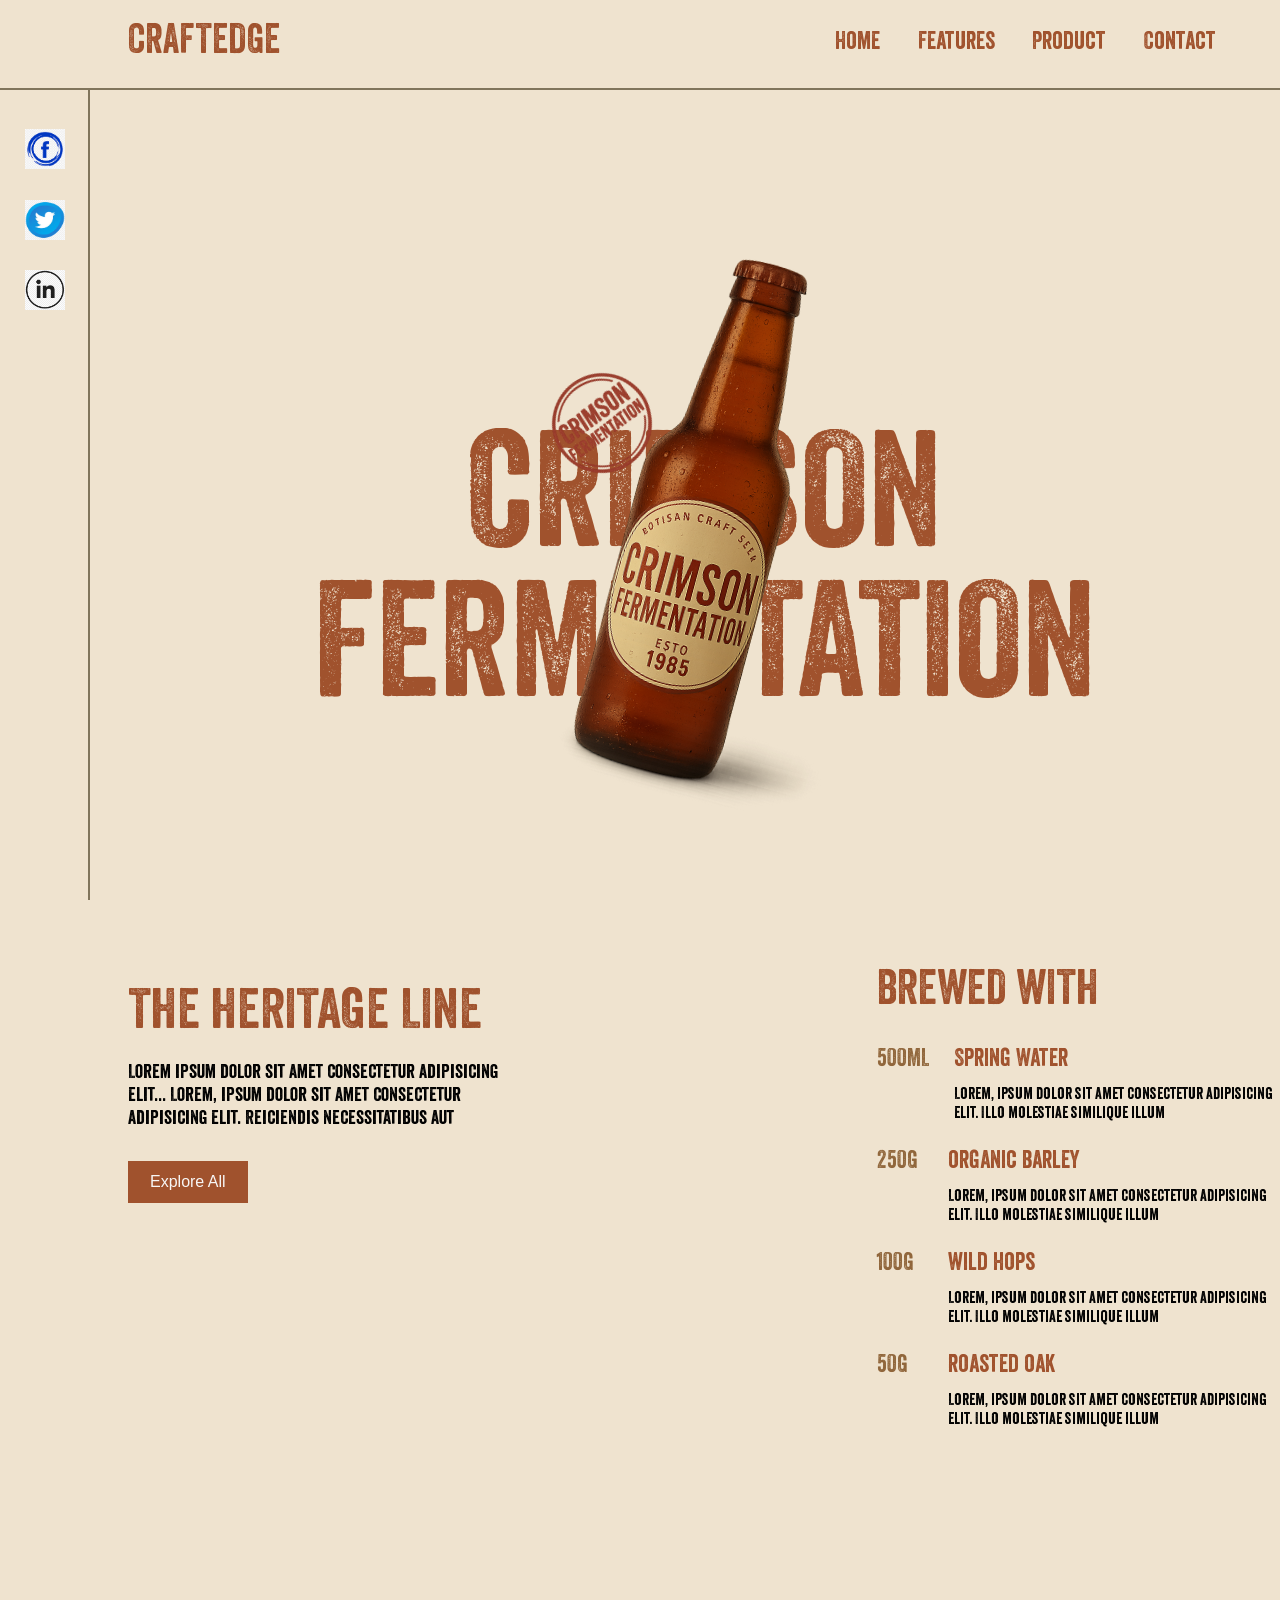
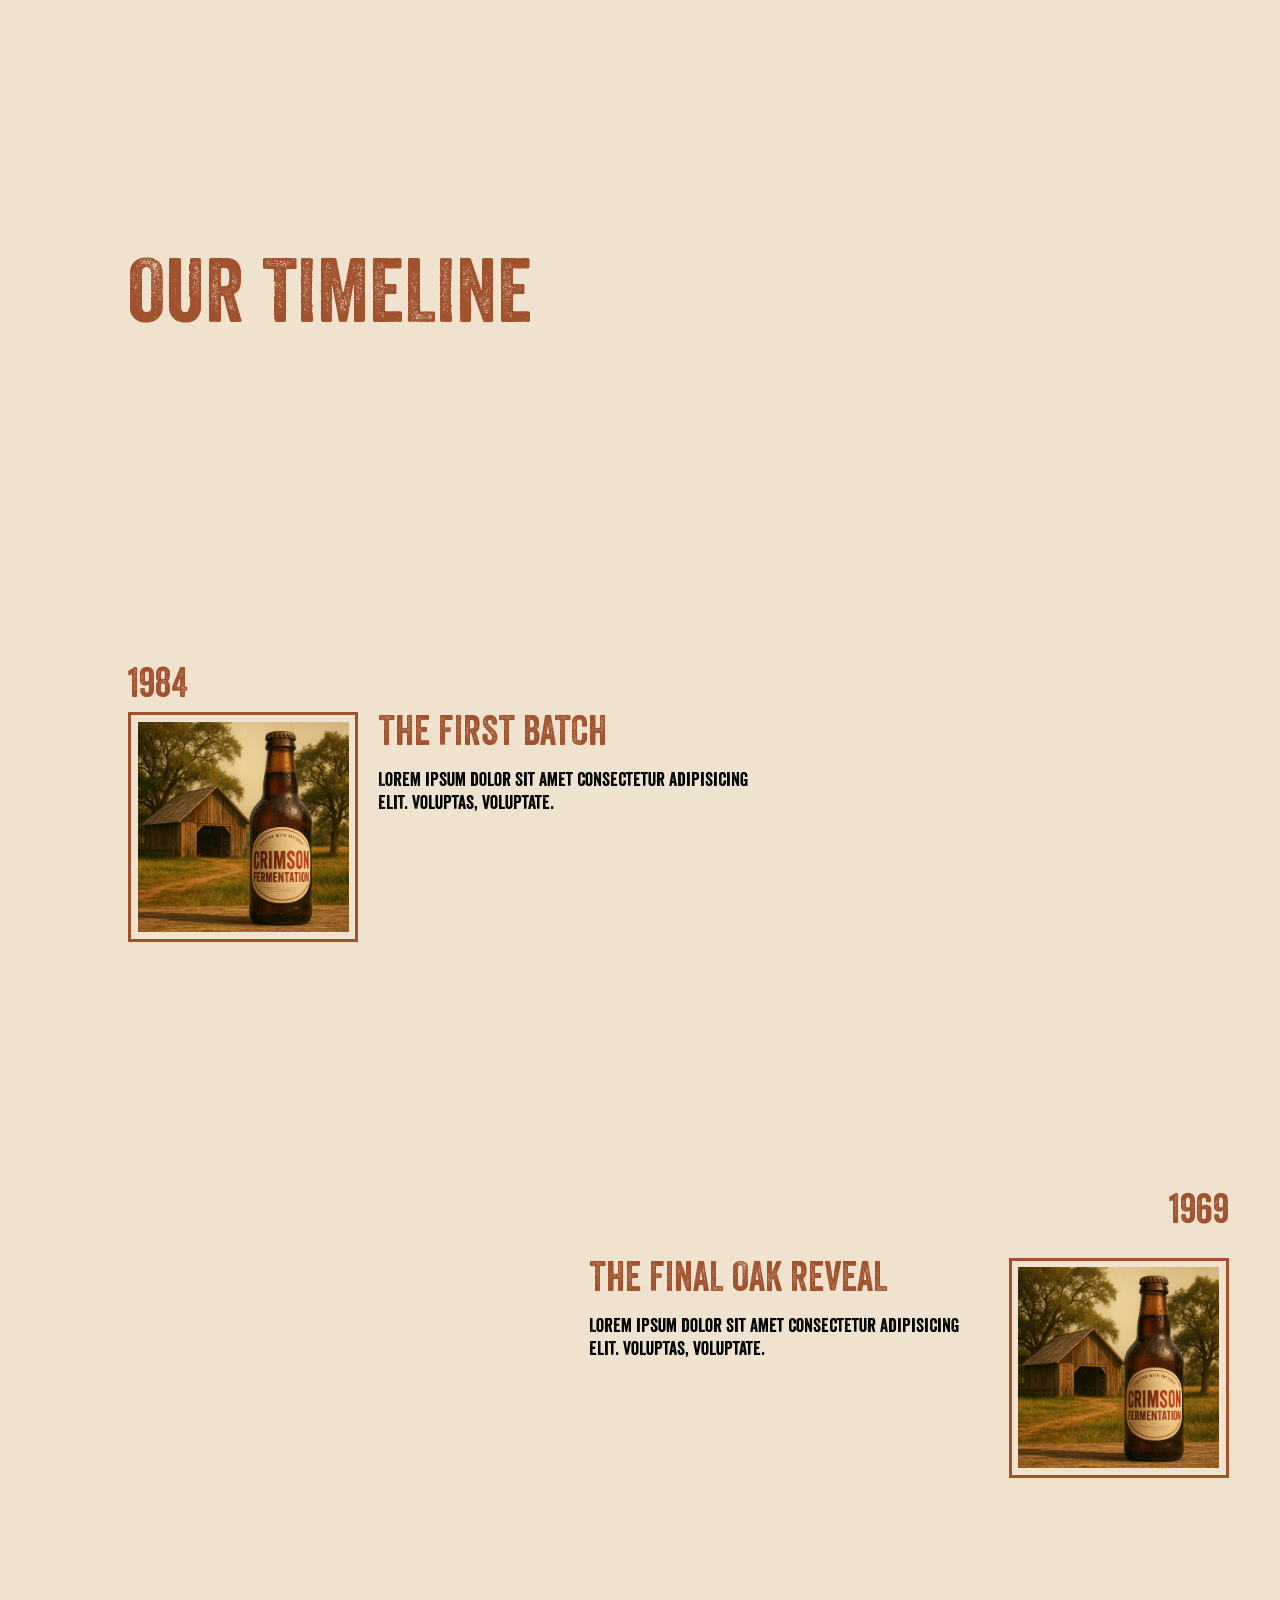
<file: GSAP Animations/index.html>
<!DOCTYPE html>
<html lang="en">
<head>
  <meta charset="UTF-8">
  <meta name="viewport" content="width=device-width, initial-scale=1.0">
  <title>Scroll animation</title>
  <meta name="title" content="Craftedge - Crimson Fermentation">
<meta name="description" content="A modern animated product landing page with scroll effects and smooth UI for Crimson Fermentation.">
<meta name="keywords" content="frontend project, gsap animation, scroll animation, product landing page, web design">
<meta name="author" content="Saanvi Arora">
<meta property="og:type" content="website">
<meta property="og:title" content="Craftedge - Crimson Fermentation">
<meta property="og:description" content="Interactive scroll-based product landing page.">
<meta property="og:image" content="preview.png">
<meta property="og:url" content="https://yourwebsite.com">
<link rel="stylesheet" href="style.css">
</head>

<body>
    <header class="nav-bar">
      <div class="logo">CRAFTEDGE</div>
    <div class="nav">
      <a href="#">Home</a>
      <a href="#">Features</a>
      <a href="#">Product</a>
      <a href="#">Contact</a>
    </div>
       </header>

       <div class="side-icons">
        <div class="icon-box">
        <a href="#"><img src="images/fb.png" alt="Facebook"></a></div>
          <div class="icon-box">
        <a href="#"><img src="images/tw.jpg" alt="Twitter"></a></div>
          <div class="icon-box">
        <a href="#"><img src="images/ln.png" alt="LinkedIn"></a></div>
        </div>
       </div>

       <div class="hero">
        <h1 class="bg-text">CRIMSON<br>FERMENTATION</h1>
        <img src="images/image.png" alt="Crimson Fermentation Bottle" class="bottle">
        <img src="images/stamp.png" alt="Stamp" class="stamp">
       </div>

       <section class="second">
  <div class="left">
    <h2>THE HERITAGE LINE</h2>
    <p>Lorem ipsum dolor sit amet consectetur adipisicing elit... Lorem, ipsum dolor sit amet consectetur adipisicing elit. Reiciendis necessitatibus aut </p>
    <button>Explore All</button></div>

     <div class="right">
    <h3>BREWED WITH</h3>
    <div class="drinks">
        <h2>500ML</h2>
        <div class="description">
        <h1>Spring Water</h1>
        <p>Lorem, ipsum dolor sit amet consectetur adipisicing elit. Illo molestiae similique illum</p>
        </div>
    </div>
    <div class="drinks">
        <h2>250G</h2>
        <div class="description">
        <h1>organic barley</h1>
        <p>Lorem, ipsum dolor sit amet consectetur adipisicing elit. Illo molestiae similique illum</p>
        </div>
    </div>
    <div class="drinks">
        <h2>100G</h2>
        <div class="description">
        <h1>wild hops</h1>
        <p>Lorem, ipsum dolor sit amet consectetur adipisicing elit. Illo molestiae similique illum</p>
        </div>
    </div>
    <div class="drinks">
        <h2>50G</h2>
        <div class="description">
        <h1>roasted oak</h1>
        <p>Lorem, ipsum dolor sit amet consectetur adipisicing elit. Illo molestiae similique illum</p>
        </div>
    </div>
    
  </div>
  </section>

  <section class="third">
    <h1>OUR TIMELINE</h1>
    <div class="t1">
      <h4>1984</h4>
      <div class="t1-material">
         <div class="t1-sq">
        <img src="images/first batch.png" alt="Timeline 1">
      </div>
      <div class="material">
        <h3>THE FIRST BATCH</h3>
        <p>Lorem ipsum dolor sit amet consectetur adipisicing elit. Voluptas, voluptate.</p>
      </div>
      </div>
     
    </div>
    </section>

    <section class="fourth">
    <div class="t2">
      <h4>1969</h4>
      <div class="t2-material">
         <div class="t2-sq">
        <img src="images/first batch.png" alt="Timeline 2">
      </div>
      <div class="material">
        <h3>THE FINAL OAK REVEAL</h3>
        <p>Lorem ipsum dolor sit amet consectetur adipisicing elit. Voluptas, voluptate.</p>
      </div>
      </div>
     
    </div>
    </section>
  
</body>
</html>
</file>
<file: GSAP Animations/style.css>
@font-face {
  font-family: "Veneer";
  src: url("Veneer.woff") format("woff");
  font-weight: 400;
  font-style: normal;
  font-display: swap;
}
*{
    margin: 0;
    padding: 0;
    box-sizing: border-box;
}
body {
  background: #efe3cf;
  overflow: auto;
  font-family: "Veneer", sans-serif;
}
.nav-bar{
    position:fixed;
    top:0;left:0;
    width:100%;
    height: 10%;
    padding-left: 10%;
    padding-right: 5%;
    border-bottom: #80755c solid 2px;
    background-color:#efe3cf;
    display:flex;
    justify-content: space-between;
    align-items: center;
    z-index: 1000;
}
.nav{
    display:flex;
    justify-content: space-between;
    align-items: center;
    width: 35%; 
}
.logo{
    font-size: 2.5rem;
    color: #a0522d;
}
.nav a{
    text-decoration: none;
    color: #a0522d;
    font-size: 1.5rem;
}
.side-icons{
    position:fixed;
    left:0;
    top:0;
    z-index: 500;
    background-color:#efe3cf ;
    height:100%;
    width:7%;
    display: flex;
    flex-direction: column;
    justify-content: flex-start;
    padding-top: 10%;
    align-items: center;
    gap:3%;
    border-right: #80755c solid 2px;
}
.side-icons img{
    height: 40px;
    margin: 20px 0;
    cursor: pointer;
    transition: transform 0.2s ease;
    margin:2%;
}
.side-icons img:hover{
    transform: scale(1.1);
}
.hero{
    position: relative;
    height: 100vh;
    width:100%;
    overflow: hidden;
    align-items: center;
}
.bottle{ position: absolute;
    top: 59%;
    left: 55%;
    transform: translate(-50%, -50%) rotate(15deg);
    width: 420px;
    z-index: 2;
}
.bg-text{
    position: absolute;
    top: 65%;
    left: 55%;
    transform: translate(-50%, -50%);
    font-size: 10rem;
    color: #a0522d;
    font-weight: 200;
    line-height: 150px;
    text-align: center;
    z-index: 0; }
.stamp{
    position: absolute;
    top: 47%;
    left: 47%;
    transform: translate(-50%, -50%) rotate(-29deg);
    width: 120px;
    z-index: 4;
}

.second{
    position: relative;
    background: #efe3cf;
    height: 100vh;
     min-height: 100vh;
    margin-top: 5%;
    padding-left: 10%;
    display:flex;
    gap:20%;
    justify-content: space-between;
}
.left{
    padding-top: 3vh;
    width:35%;
}
.left h2{
    font-size: 3.5rem;
    color: #a0522d;
    font-weight: 300;
    line-height: 3.2rem;
}
.left p{
    font-size: 1.2rem;
    color: black;
    margin-top: 20px;
}
.left button{
    margin-top: 30px;
    padding: 10px 20px;
    font-size: 1rem;
    color: #f7f6f5;
    background-color: #a0522d;
    border: 2px solid #a0522d;
    cursor: pointer;
    transition: transform 0.3s ease;
}
.left button:hover{
    transform: scale(1.03);
}
.right{
    width: 35%;
    display: flex;
    align-items: flex-start;
    flex-direction: column;
    gap:25px;
    text-align: left;
}
.right h3{
    font-size: 3rem;
    font-weight: 500;
    color: #a0522d;
}
.drinks{
    display: flex;
    gap:1.5rem;
    text-align: left;
    justify-content: baseline;
}
.drinks h2{
    font-size: 1.5rem;
    font-weight: 200;
    color: #90663B;
    width:19%;
}
.description{
    font-weight: 100;
    color: black;
}
.description h1{
    color: #a0522d;
    font-weight: 300;
    font-size: 1.5rem;
}
.description p{
    font-size: 1rem;
    margin-top: 10px;
}
.third{
    position: relative;
    background: #efe3cf;
    height: 100vh;
     min-height: 100vh;
     margin-top: 1%;
    padding-left: 10%;
    display: flex;
    flex-direction: column;
        justify-content: space-between;
    
}
.third h1{
    font-size: 5.5rem;
    color: #a0522d;
    font-weight: 300;
    line-height: 3.2rem;
}
.t1{
    content: "";
    height:25%;
    margin-bottom: 25%;}
.t1 h4{
    font-size: 2.5rem;
    font-weight: 200;
    color: #a0522d;
}
.t1-sq{
    width: 20%;
  aspect-ratio: 1 / 1;
border: #a0522d solid 3px;
display: flex;
  align-items: center;  
  justify-content: center;}
.t1-sq img{
    width: 94%;
    height: 94%;
    object-fit: cover;
}
.t1-material{
    display: flex;
    gap: 20px;
}
.material h3{
    font-size: 2.5rem;
    font-weight: 200;
    color: #a0522d;
}
.material p{
    font-size: 1.2rem;
    color: black;
    margin-top: 10px;
    max-width: 400px;
}
.fourth{
    position: relative;
    background: #efe3cf;
    height: 100vh;
     min-height: 100vh;
     margin-top: 1%;
    padding-left: 10%;
    margin-right: 4%;
    display: flex;
    flex-direction: column;
        justify-content: space-between;
    
}
.t2{
    display: flex;
  flex-direction: column;
  gap: 20px;
    content: "";
    height:25%;
    margin-bottom: 25%;}
.t2 h4{
    font-size: 2.5rem;
    font-weight: 200;
    color: #a0522d;
    width: 100%;
    text-align: right;
}
.t2-sq{
    width: 20%;
  aspect-ratio: 1 / 1;
border: #a0522d solid 3px;
display: flex;
  align-items: center;  
  justify-content: center;}
.t2-sq img{
    width: 94%;
    height: 94%;
    object-fit: cover;
}
.t2-material{
    display: flex;
    flex-direction: row-reverse;
    gap: 20px;
}
.fourthdiv{
    display: flex;
    flex-direction: row-reverse;
    align-self:flex-end;
}
</file>
